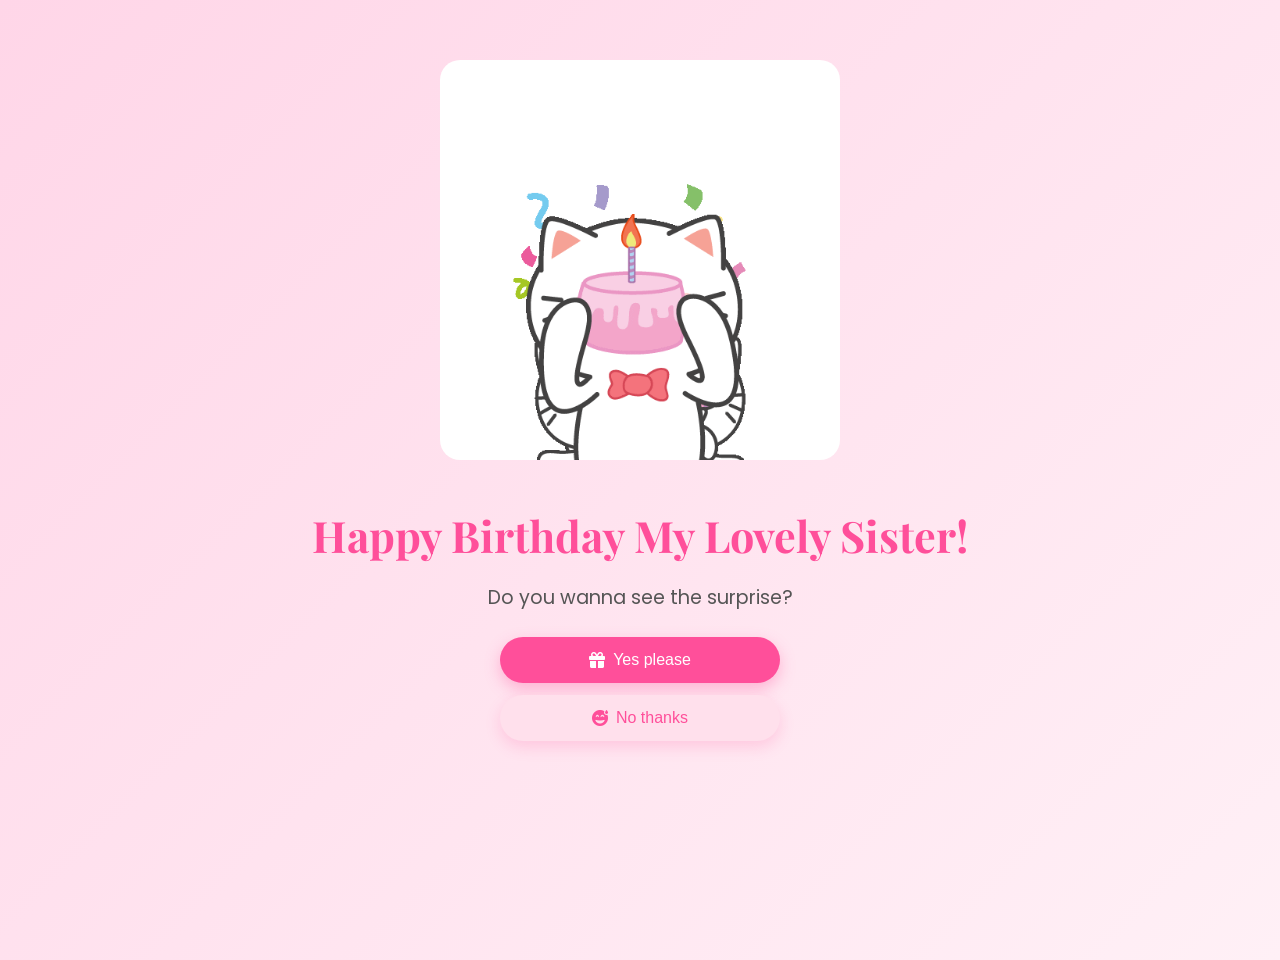
<file: index.html>
<!DOCTYPE html>
<html lang="en">

<head>
    <meta charset="UTF-8">
    <meta name="viewport" content="width=device-width, initial-scale=1.0">
    <title>Hello</title>

    <!-- Google Fonts -->
    <link href="https://fonts.googleapis.com/css2?family=Playfair+Display:wght@600;700&family=Poppins:wght@400;500;600&display=swap" rel="stylesheet">

    <!-- Font Awesome -->
    <link rel="stylesheet" href="https://cdnjs.cloudflare.com/ajax/libs/font-awesome/6.5.0/css/all.min.css">

    <!-- CSS -->
    <link rel="stylesheet" href="style.css">
</head>

<body>

    <img src="./img/happy-birthday-gif-5.gif" alt="Happy Birthday" style="border-radius: 20px; width: 400px;">

    <h1>Happy Birthday My Lovely Sister!</h1>
    <p>Do you wanna see the surprise?</p>

    <button onclick="goToWish()">
        <i class="fa-solid fa-gift"></i> Yes please
    </button>

    <button class="secondary" onclick="goToPage2()">
        <i class="fa-solid fa-face-grin-beam-sweat"></i> No thanks
    </button>

    <!-- JS -->
    <script src="script.js"></script>
</body>

</html>
</file>
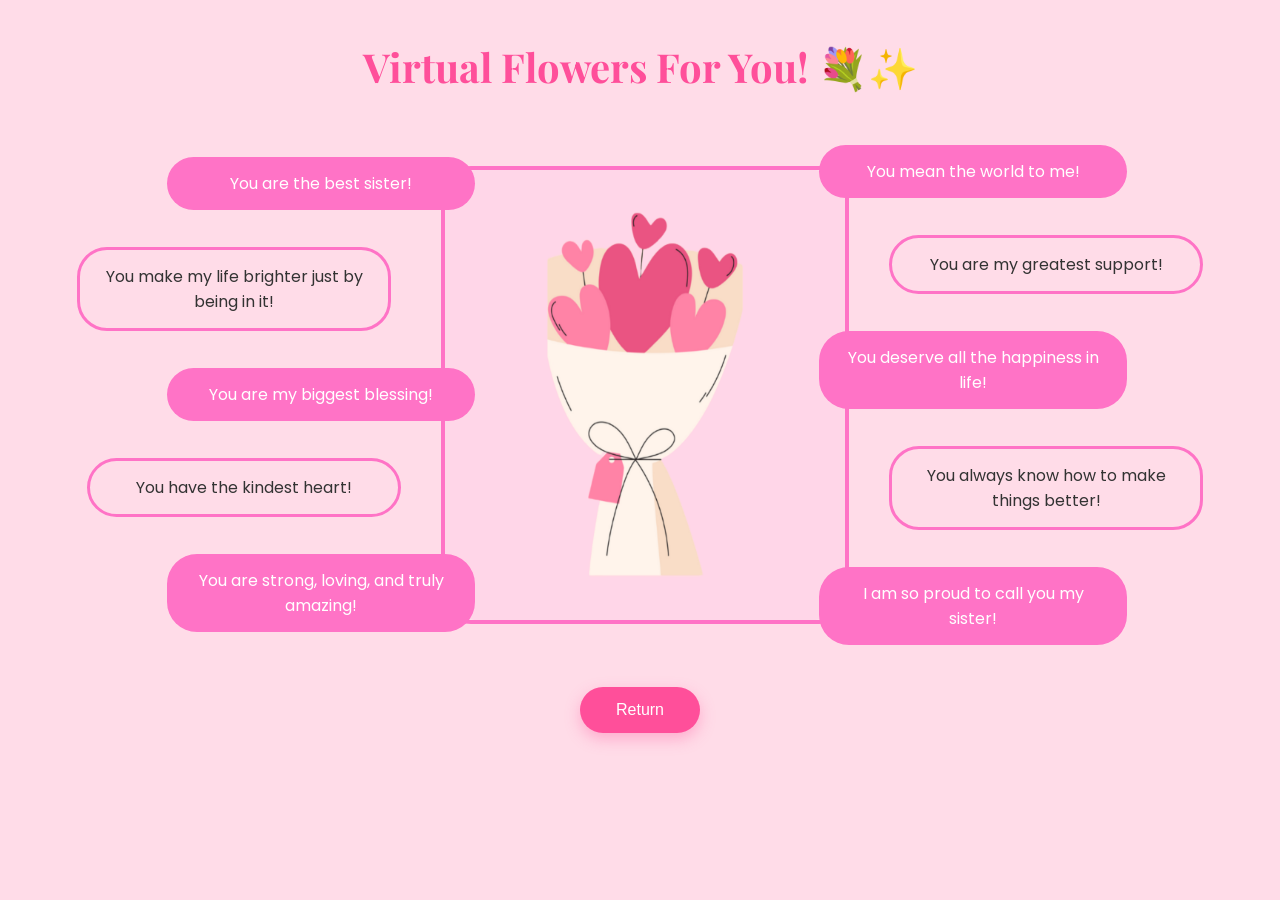
<file: bouquet.html>
<!DOCTYPE html>
<html lang="en">

<head>
    <meta charset="UTF-8">
    <meta name="viewport" content="width=device-width, initial-scale=1.0">
    <title>Virtual Flowers</title>

    <!-- Google Fonts -->
    <link href="https://fonts.googleapis.com/css2?family=Playfair+Display:wght@600;700&family=Poppins:wght@400;500;600&display=swap" rel="stylesheet">

    <!-- Font Awesome -->
    <link rel="stylesheet" href="https://cdnjs.cloudflare.com/ajax/libs/font-awesome/6.5.0/css/all.min.css">

    <style>
        body {
            margin: 0;
            min-height: 100vh;
            background: #ffdce8;
            font-family: "Poppins", sans-serif;
            display: flex;
            flex-direction: column;
            align-items: center;
        }
        /* Title */
        
        h1 {
            margin-top: 40px;
            margin-bottom: 10px;
            font-size: 3rem;
            color: #ff4f9a;
            font-weight: 700;
            justify-content: center;
        }
        /* Main layout */
        
        .main {
            display: flex;
            align-items: center;
            justify-content: center;
            gap: 40px;
            margin-top: 30px;
        }
        /* Side columns */
        
        .side {
            position: relative;
            display: flex;
            flex-direction: column;
        }
        /* Message pills */
        
        .msg {
            padding: 14px 24px;
            border-radius: 30px;
            font-size: 1rem;
            text-align: center;
            width: 260px;
            margin: 12px 0;
        }
        /* Colors */
        
        .filled {
            background: #ff73c6;
            color: white;
        }
        
        .outlined {
            border: 3px solid #ff73c6;
            color: #333;
            background: transparent;
        }
        /* LEFT SIDE – staggered */
        
        .side:first-child .msg:nth-child(1) {
            transform: translateX(90px);
            margin-top: 10px;
        }
        
        .side:first-child .msg:nth-child(2) {
            margin-left: 0;
            margin-top: 25px;
        }
        
        .side:first-child .msg:nth-child(3) {
            transform: translateX(90px);
            margin-top: 25px;
        }
        
        .side:first-child .msg:nth-child(4) {
            margin-left: 10px;
            margin-top: 25px;
        }
        
        .side:first-child .msg:nth-child(5) {
            transform: translateX(90px);
            margin-top: 25px;
        }
        /* RIGHT SIDE – staggered correctly */
        
        .side:last-child .msg:nth-child(1) {
            transform: translateX(-70px);
        }
        
        .side:last-child .msg:nth-child(2) {
            transform: translateX(0);
            margin-top: 25px;
        }
        
        .side:last-child .msg:nth-child(3) {
            transform: translateX(-70px);
            margin-top: 25px;
        }
        
        .side:last-child .msg:nth-child(4) {
            transform: translateX(0px);
            margin-top: 25px;
        }
        
        .side:last-child .msg:nth-child(5) {
            transform: translateX(-70px);
            margin-top: 25px;
        }
        /* Center bouquet */
        
        .center-card {
            background: #ffeef5;
            border: 4px solid #ff73c6;
            border-radius: 30px;
            /* padding: 30px 40px; */
            display: flex;
            align-items: center;
            justify-content: center;
        }
        
        .center-card img {
            width: 400px;
            height: 450px;
            border-radius: 30px;
        }
        /* Return button */
        
        button {
            display: flex;
            align-items: center;
            justify-content: center;
            gap: 8px;
            margin: 12px auto;
            padding: 14px 20px;
            width: 120px;
            max-width: 280px;
            font-size: 1rem;
            font-weight: 500;
            border: none;
            border-radius: 25px;
            background: #ff4f9a;
            color: white;
            cursor: pointer;
            transition: all 0.3s ease;
            box-shadow: 0 6px 15px rgba(255, 79, 154, 0.35);
            margin-top: 30px;
        }
        
        button:hover {
            background: #e63d84;
            transform: translateY(-2px);
        }
        /* Mobile */
        
        @media (max-width: 900px) {
            .main {
                flex-direction: column;
            }
            .side:first-child .msg,
            .side:last-child .msg {
                margin-left: 0;
                margin-right: 0;
            }
        }
    </style>

</head>

<body>

    <h1 style="font-size:2.5rem; color: #ff4f9a; font-family: 'Playfair Display', serif">
        Virtual Flowers For You! 💐✨
    </h1>

    <div class="main">

        <!-- Left messages -->
        <div class="side">
            <div class="msg filled">You are the best sister!</div>
            <div class="msg outlined">You make my life brighter just by being in it!</div>
            <div class="msg filled">You are my biggest blessing!</div>
            <div class="msg outlined">You have the kindest heart!</div>
            <div class="msg filled">You are strong, loving, and truly amazing!</div>
        </div>

        <!-- Center bouquet -->
        <div class="center-card">
            <img src="img/Untitled (3).png" alt="Bouquet">
        </div>

        <!-- Right messages -->
        <div class="side">
            <div class="msg filled">You mean the world to me!</div>
            <div class="msg outlined">You are my greatest support!</div>
            <div class="msg filled">You deserve all the happiness in life!</div>
            <div class="msg outlined">You always know how to make things better!</div>
            <div class="msg filled">I am so proud to call you my sister!</div>
        </div>

    </div>

    <button onclick="goBack()">Return</button>

    <script>
        function goBack() {
            window.location.href = "page3.html";
        }
    </script>

</body>

</html>
</file>
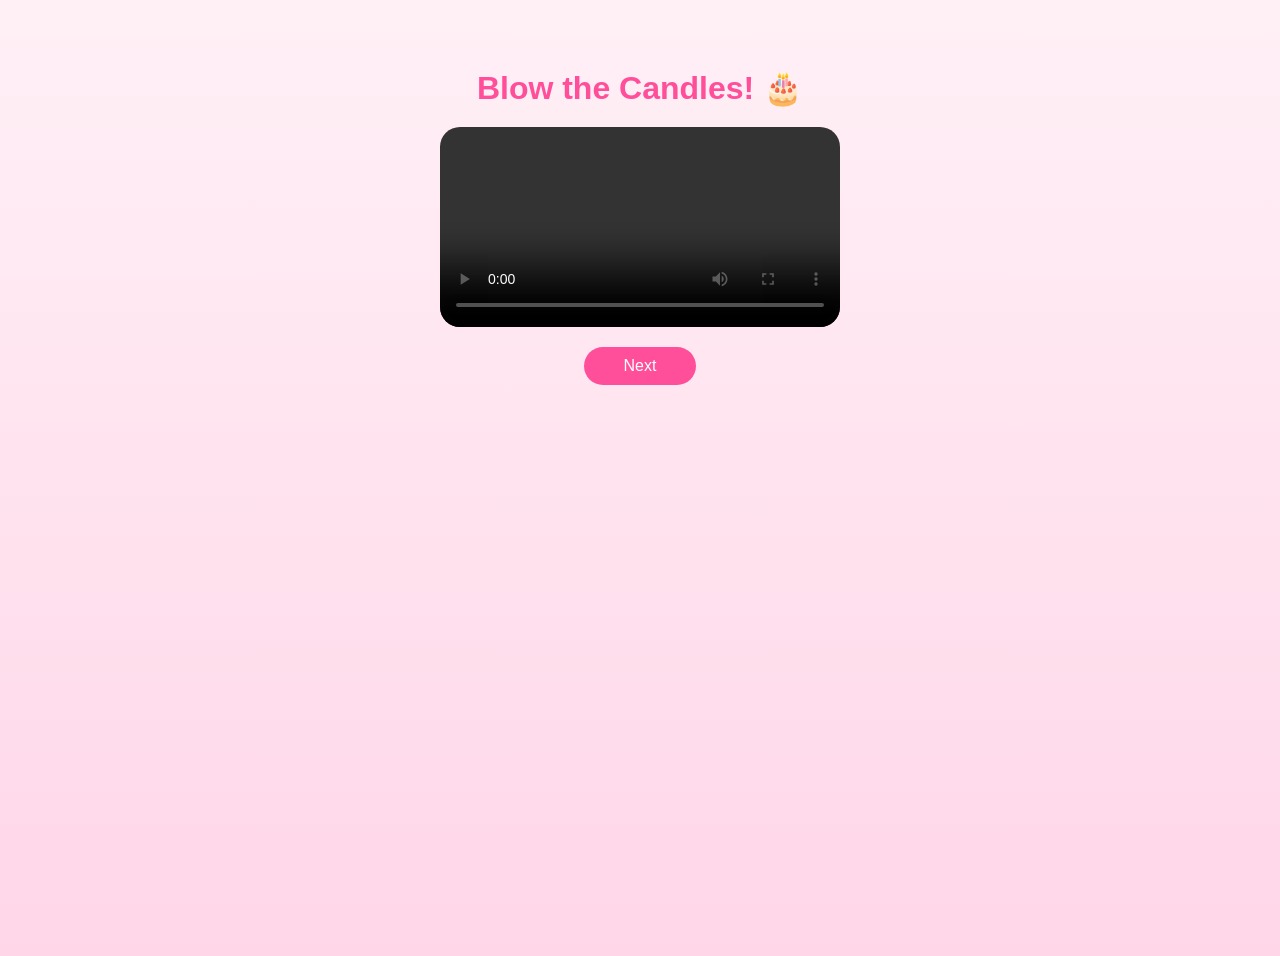
<file: candles.html>
<!DOCTYPE html>
<html lang="en">

<head>
    <meta charset="UTF-8">
    <meta name="viewport" content="width=device-width, initial-scale=1.0">
    <title>Blow the Candles</title>

    <style>
        body {
            background: linear-gradient(to bottom, #fff0f6, #ffd6e8);
            display: flex;
            flex-direction: column;
            align-items: center;
            min-height: 100vh;
            font-family: "Poppins", sans-serif;
            text-align: center;
            padding-top: 40px;
        }
        
        h1 {
            color: #ff4f9a;
            margin-bottom: 20px;
        }
        
        video {
            width: 400px;
            border-radius: 20px;
        }
        
        button {
            margin-top: 20px;
            padding: 10px 40px;
            border: none;
            border-radius: 25px;
            background: #ff4f9a;
            color: white;
            font-size: 1rem;
            cursor: pointer;
        }
        
        button:hover {
            background: #e63d84;
            transform: translateY(-2px);
        }
    </style>
</head>

<body>

    <h1>Blow the Candles! 🎂</h1>

    <video autoplay controls>
        <source src="img/candles1.mp4" type="video/mp4">
    </video>

    <button onclick="nextPage()">Next</button>

    <script>
        function nextPage() {
            window.location.href = "page3.html";
        }
    </script>

</body>

</html>
</file>
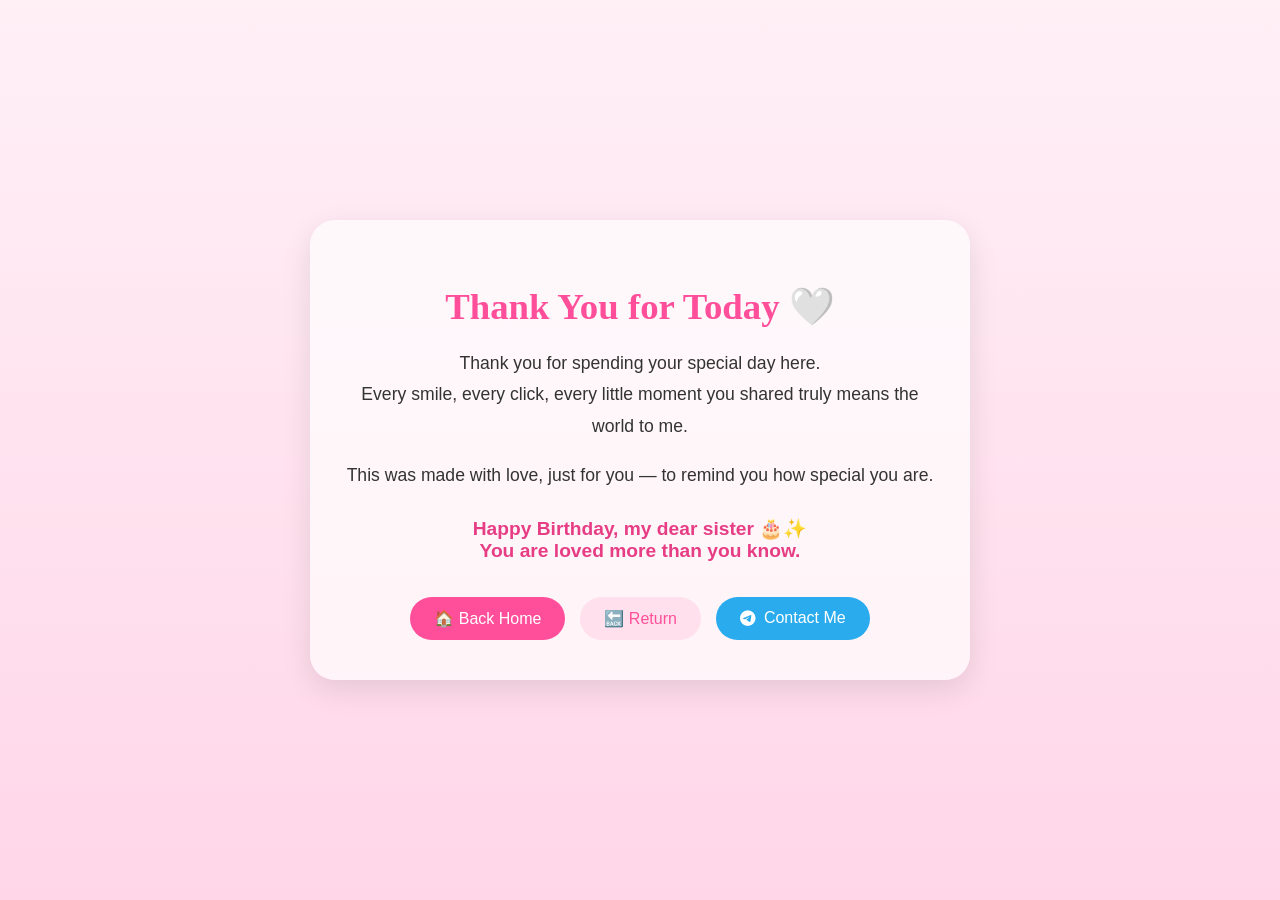
<file: final.html>
<!DOCTYPE html>
<html lang="en">

<head>
    <meta charset="UTF-8">
    <meta name="viewport" content="width=device-width, initial-scale=1.0">
    <title>Thank You for Today</title>

    <!-- Font Awesome -->
    <link rel="stylesheet" href="https://cdnjs.cloudflare.com/ajax/libs/font-awesome/6.5.0/css/all.min.css">

    <style>
        body {
            margin: 0;
            min-height: 100vh;
            background: linear-gradient(to bottom, #fff0f6, #ffd6e8);
            font-family: "Poppins", sans-serif;
            display: flex;
            align-items: center;
            justify-content: center;
            text-align: center;
            color: #333;
        }
        
        .container {
            max-width: 600px;
            padding: 40px 30px;
            background: rgba(255, 255, 255, 0.7);
            border-radius: 25px;
            box-shadow: 0 10px 30px rgba(0, 0, 0, 0.1);
            animation: fadeIn 1.2s ease;
        }
        
        h1 {
            font-size: 2.8rem;
            color: #ff4f9a;
            margin-bottom: 20px;
        }
        
        p {
            font-size: 1.1rem;
            line-height: 1.8;
            margin-bottom: 15px;
        }
        
        .final-line {
            margin-top: 25px;
            font-size: 1.2rem;
            font-weight: 600;
            color: #e63d84;
        }
        
        .buttons {
            margin-top: 35px;
            display: flex;
            flex-wrap: wrap;
            gap: 15px;
            justify-content: center;
        }
        
        button,
        .tg-btn {
            padding: 12px 24px;
            font-size: 1rem;
            border-radius: 25px;
            border: none;
            cursor: pointer;
            transition: 0.3s;
            text-decoration: none;
            display: inline-flex;
            align-items: center;
            gap: 8px;
        }
        
        .home-btn {
            background: #ff4f9a;
            color: white;
        }
        
        .home-btn:hover {
            background: #e63d84;
        }
        
        .return-btn {
            background: #ffe0ec;
            color: #ff4f9a;
        }
        
        .return-btn:hover {
            background: #ffd0e3;
        }
        
        .tg-btn {
            background: #2AABEE;
            color: white;
        }
        
        .tg-btn:hover {
            background: #229ed9;
        }
        
        @keyframes fadeIn {
            from {
                opacity: 0;
                transform: translateY(15px);
            }
            to {
                opacity: 1;
                transform: translateY(0);
            }
        }
    </style>
</head>

<body>

    <div class="container">
        <h1 style="font-size:2.3rem; color: #ff4f9a; font-family: 'Playfair Display', serif">
            Thank You for Today 🤍
        </h1>

        <p>
            Thank you for spending your special day here.<br> Every smile, every click, every little moment you shared truly means the world to me.
        </p>

        <p>
            This was made with love, just for you — to remind you how special you are.
        </p>

        <div class="final-line">
            Happy Birthday, my dear sister 🎂✨<br> You are loved more than you know.
        </div>

        <div class="buttons">
            <button class="home-btn" onclick="goHome()">
                🏠 Back Home
            </button>

            <button class="return-btn" onclick="goBack()">
                🔙 Return
            </button>

            <!-- Telegram button -->
            <a class="tg-btn" href="https://t.me/charmedChan" target="_blank">
                <i class="fa-brands fa-telegram"></i> Contact Me
            </a>
        </div>
    </div>

    <script>
        function goHome() {
            window.location.href = "index.html";
        }

        function goBack() {
            window.location.href = "takePhoto.html";
        }
    </script>

</body>

</html>
</file>
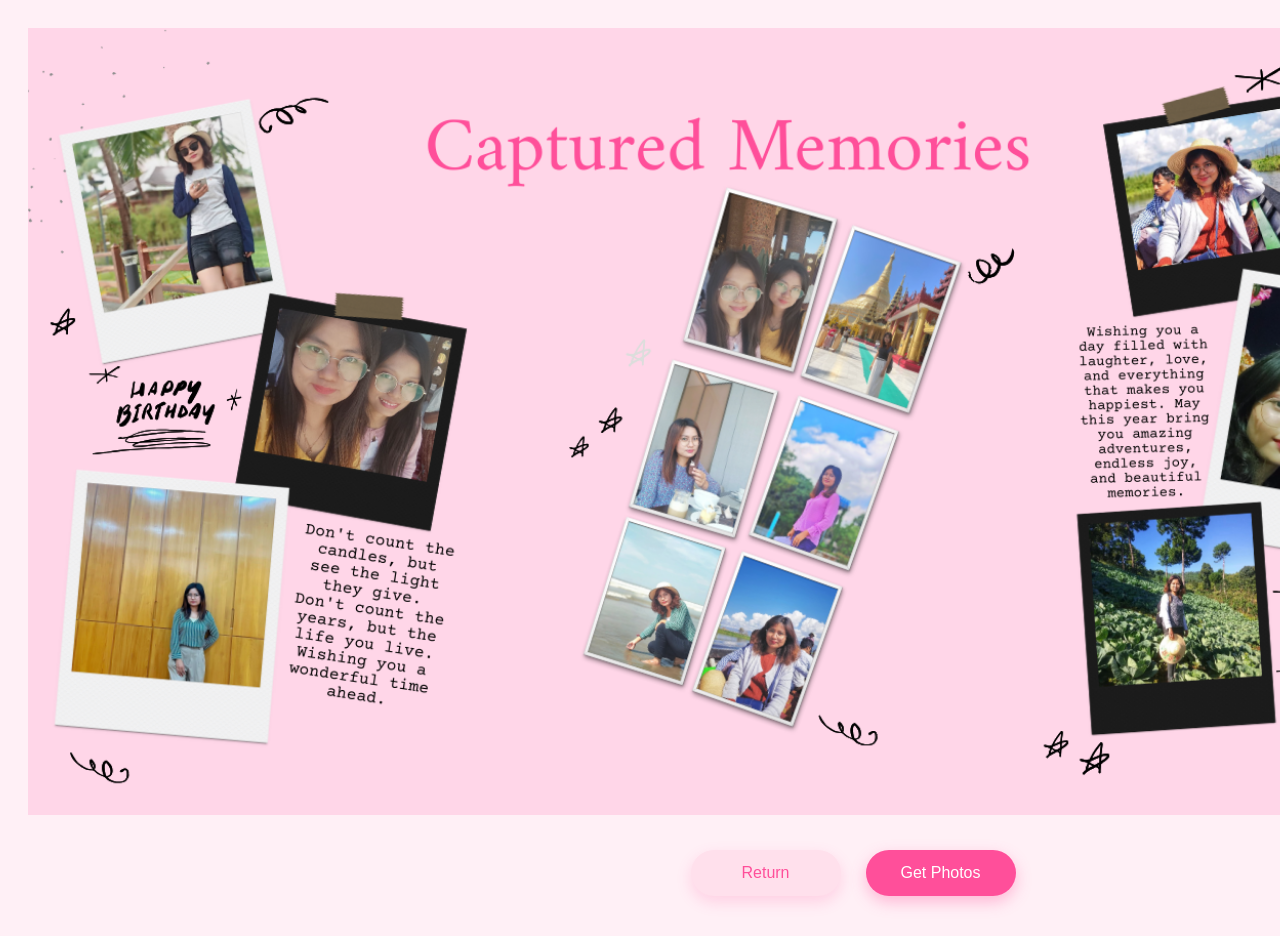
<file: gallery.html>
<!DOCTYPE html>
<html lang="en">

<head>
    <meta charset="UTF-8">
    <meta name="viewport" content="width=device-width, initial-scale=1.0">
    <title>Gallery</title>

    <style>
        body {
            text-align: center;
            background: #fff0f6;
            padding: 20px;
            font-family: "Poppins", sans-serif;
            overflow-x: hidden;
        }
        /* .photos {
            position: relative;
            width: 100%;
            height: 65vh;
            margin-bottom: 30px;
        } */
        /* .photos img {
            position: absolute;
            width: 150px;
            border-radius: 15px;
            box-shadow: 0 8px 20px rgba(0, 0, 0, 0.15);
            transition: transform 0.3s, z-index 0.3s;
            cursor: pointer;
        }
        
        .photos img:hover {
            transform: scale(1.15) rotate(0deg);
            z-index: 10;
        }
        */
        
        img {
            width: 1400px;
            margin-bottom: 1dvh;
        }
        
        h1 {
            font-size: 2.2rem;
            color: #ff4f9a;
            margin-top: 10px;
        }
        /* button {
            margin: 10px;
            padding: 10px 18px;
            border: none;
            border-radius: 10px;
            background: #ff4f9a;
            color: white;
            font-size: 1rem;
            cursor: pointer;
            transition: 0.3s;
        } 
            
        
        button:hover {
            background: #e63d84;
        }*/
        
        .buttons {
            display: flex;
            justify-content: space-between;
            /* buttons on left and right */
            width: 350px;
            /* adjust width as needed */
            margin-top: 10px;
            margin-left: 650px;
        }
        
        button {
            display: flex;
            align-items: center;
            justify-content: center;
            gap: 8px;
            margin: 12px auto;
            padding: 14px 20px;
            width: 75%;
            max-width: 280px;
            font-size: 1rem;
            font-weight: 500;
            border: none;
            border-radius: 25px;
            background: #ff4f9a;
            color: white;
            cursor: pointer;
            transition: all 0.3s ease;
            box-shadow: 0 6px 15px rgba(255, 79, 154, 0.35);
        }
        
        button:hover {
            background: #e63d84;
            transform: translateY(-2px);
        }
        /* Secondary button */
        
        .secondary {
            background: #ffe0ec;
            color: #ff4f9a;
            box-shadow: 0 6px 15px rgba(255, 79, 154, 0.2);
        }
        
        .secondary:hover {
            background: #ffd0e3;
        }
    </style>
</head>

<body>

    <div class="photos">
        <img src="img/memoPhoto.png">
    </div>

    <!-- <h1>Captured Memories</h1> -->

    <div class="buttons">
        <button class="secondary" onclick="goBack()" style="width: 150px;">Return</button>
        <button onclick="downloadPhotos()" style="width: 150px;">Get Photos</button>
    </div>

    <script>
        // GO BACK
        function goBack() {
            window.location.href = "page3.html";
        }

        // DOWNLOAD ALL PHOTOS
        function downloadPhotos() {
            const urls = [
                "img/photo1.jpeg",
                "img/photo2.jpeg",
                "img/photo3.jpeg",
                "img/photo4.jpeg",
                "img/photo5.jpeg",
                "img/photo6.jpeg",
                "img/photo7.jpeg",
                "img/photo8.jpeg",
                "img/photo9.jpeg",
                "img/photo10.jpeg",
                "img/photo11.jpeg",
                "img/photo12.jpeg",

            ];

            urls.forEach(url => {
                const a = document.createElement('a');
                a.href = url;
                a.download = url.split('/').pop();
                document.body.appendChild(a);
                a.click();
                document.body.removeChild(a);
            });
        }

        // // RANDOM PHOTO PLACEMENT
        // const photos = document.querySelectorAll(".photos img");
        // const container = document.querySelector(".photos");

        // photos.forEach(img => {
        //     const maxX = container.clientWidth - 160;
        //     const maxY = container.clientHeight - 160;

        //     const x = Math.random() * maxX;
        //     const y = Math.random() * maxY;
        //     const rotate = Math.random() * 30 - 15;

        //     img.style.left = `${x}px`;
        //     img.style.top = `${y}px`;
        //     img.style.transform = `rotate(${rotate}deg)`;
        // });
    </script>

</body>

</html>
</file>
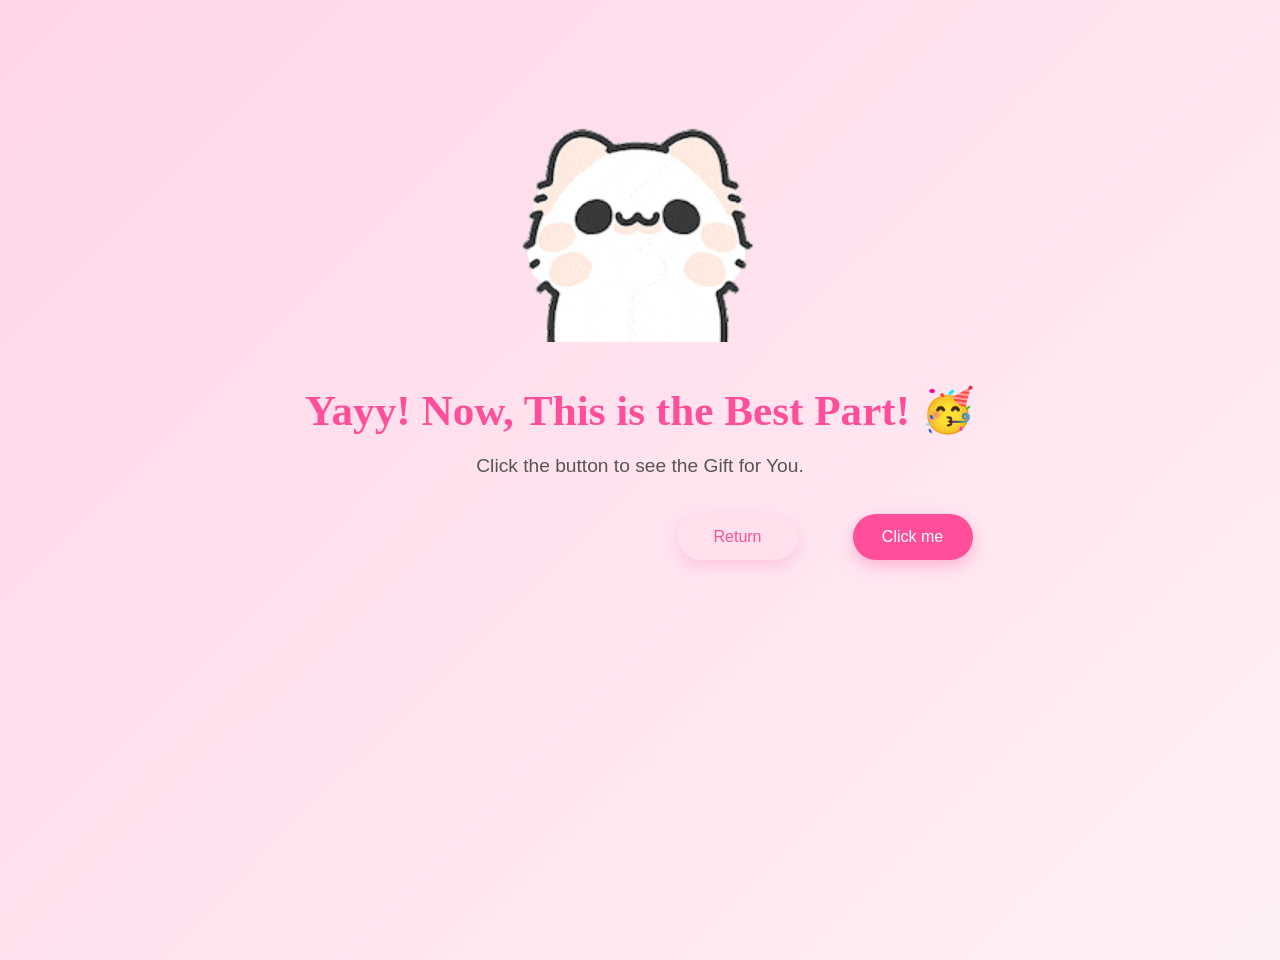
<file: gift_intro.html>
<!DOCTYPE html>
<html lang="en">

<head>
    <meta charset="UTF-8">
    <meta name="viewport" content="width=device-width, initial-scale=1.0">
    <title>Hello</title>
    <link rel="stylesheet" href="style.css">

    <style>
        .buttons {
            display: flex;
            justify-content: space-between;
            /* buttons on left and right */
            width: 350px;
            /* adjust width as needed */
            margin-top: 10px;
            margin-left: 650px;
        }
    </style>

</head>

<body>
    <!-- Image goes inside body -->
    <img src="./img/hello-gif.gif" style="width: 300px;">

    <h1 style="font-size: 2.7rem;">Yayy! Now, This is the Best Part! 🥳</h1>
    <p style="font-size:1.2rem; color:#555;">Click the button to see the Gift for You.</p>

    <div class="buttons">
        <button class="secondary" onclick="goToPage3()" style="width: 120px;">Return</button>
        <button onclick="goToGift()" style="width: 120px;">Click me</button>
    </div>


    <script src="./script.js"></script>
</body>

</html>
</file>
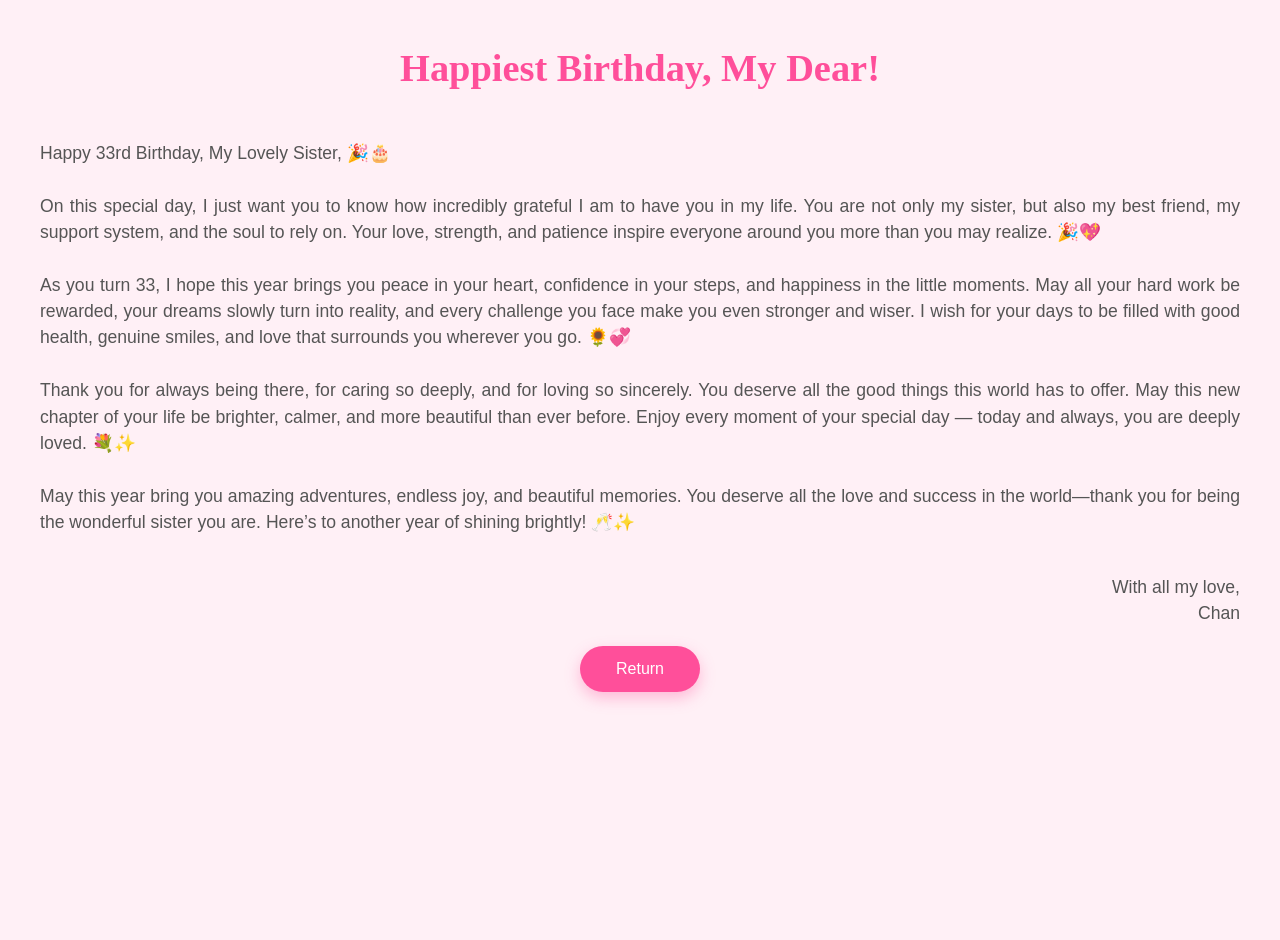
<file: loveletter.html>
<!DOCTYPE html>
<html lang="en">

<head>
    <meta charset="UTF-8">
    <meta name="viewport" content="width=device-width, initial-scale=1.0">
    <title>Love Letter</title>
    <link rel="stylesheet" href="style.css">
    <style>
        body {
            background: #fff0f6;
            text-align: center;
            padding: 20px;
        }
        
        h1 {
            font-size: 2.4rem;
            color: #ff4f9a;
            margin-bottom: 50px;
        }
        
        p {
            font-size: 1.1rem;
            max-width: 1200px;
            margin: 10px auto;
            color: #555;
            line-height: 1.5;
            text-align: left;
            text-align: justify;
        }
        
        button {
            margin-top: 20px;
        }
    </style>
</head>

<body>

    <h1>Happiest Birthday, My Dear!</h1>

    <p>Happy 33rd Birthday, My Lovely Sister, 🎉🎂 <br><br>On this special day, I just want you to know how incredibly grateful I am to have you in my life. You are not only my sister, but also my best friend, my support system, and the soul to rely on.
        Your love, strength, and patience inspire everyone around you more than you may realize. 🎉💖 <br> <br> As you turn 33, I hope this year brings you peace in your heart, confidence in your steps, and happiness in the little moments. May all your
        hard work be rewarded, your dreams slowly turn into reality, and every challenge you face make you even stronger and wiser. I wish for your days to be filled with good health, genuine smiles, and love that surrounds you wherever you go. 🌻💞
        <br> <br> Thank you for always being there, for caring so deeply, and for loving so sincerely. You deserve all the good things this world has to offer. May this new chapter of your life be brighter, calmer, and more beautiful than ever before.
        Enjoy every moment of your special day — today and always, you are deeply loved. 💐✨ <br> <br>May this year bring you amazing adventures, endless joy, and beautiful memories. You deserve all the love and success in the world—thank you for being
        the wonderful sister you are. Here’s to another year of shining brightly! 🥂✨

    </p>

    <br>
    <p style="text-align: right;">With all my love,
        <br> Chan
    </p>

    <!-- <h1>Message For You</h1> -->

    <button onclick="goBack()" style="width: 120px;">Return</button>

    <script>
        function goBack() {
            window.location.href = "page3.html";
        }
    </script>

</body>

</html>
</file>
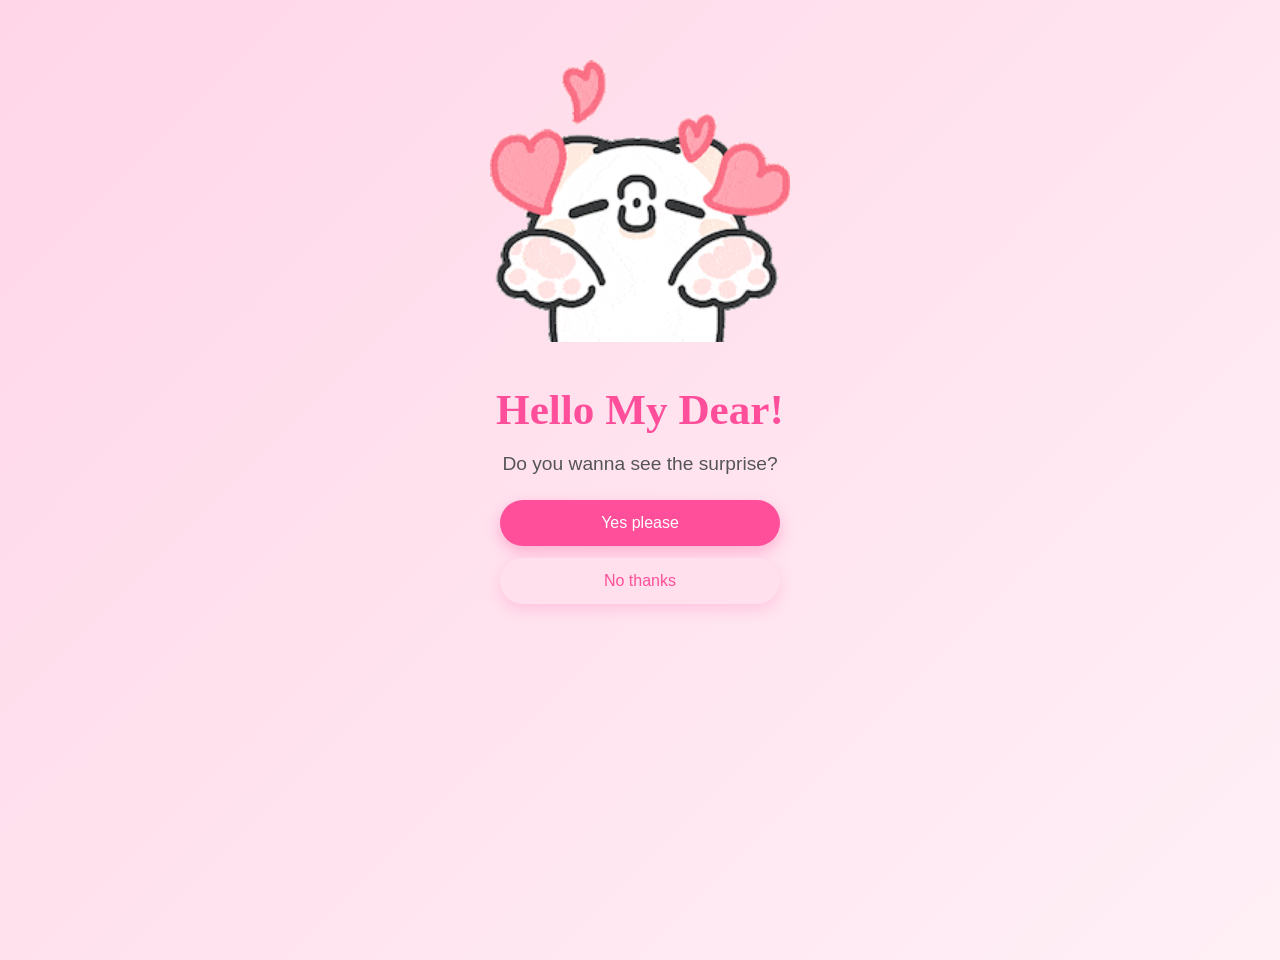
<file: page1.html>
<!DOCTYPE html>

<html lang="en">

<head>
    <meta charset="UTF-8">
    <meta name="viewport" content="width=device-width, initial-scale=1.0">
    <img src="img/hello-gif.gif" style="width: 300px;">
    <title>Hello </title>
    <link rel="stylesheet" href="style.css">
</head>

<body>

    <h1 style="font-size: 2.7rem;">Hello My Dear!</h1>
    <p style="font-size:1.2rem; color:#555;">Do you wanna see the surprise?</p>

    <button onclick="goToWish()">Yes please</button>
    <button class="secondary" onclick="goToPage2()">No thanks</button>

    <script src="script.js"></script>
</body>

</html>
</file>
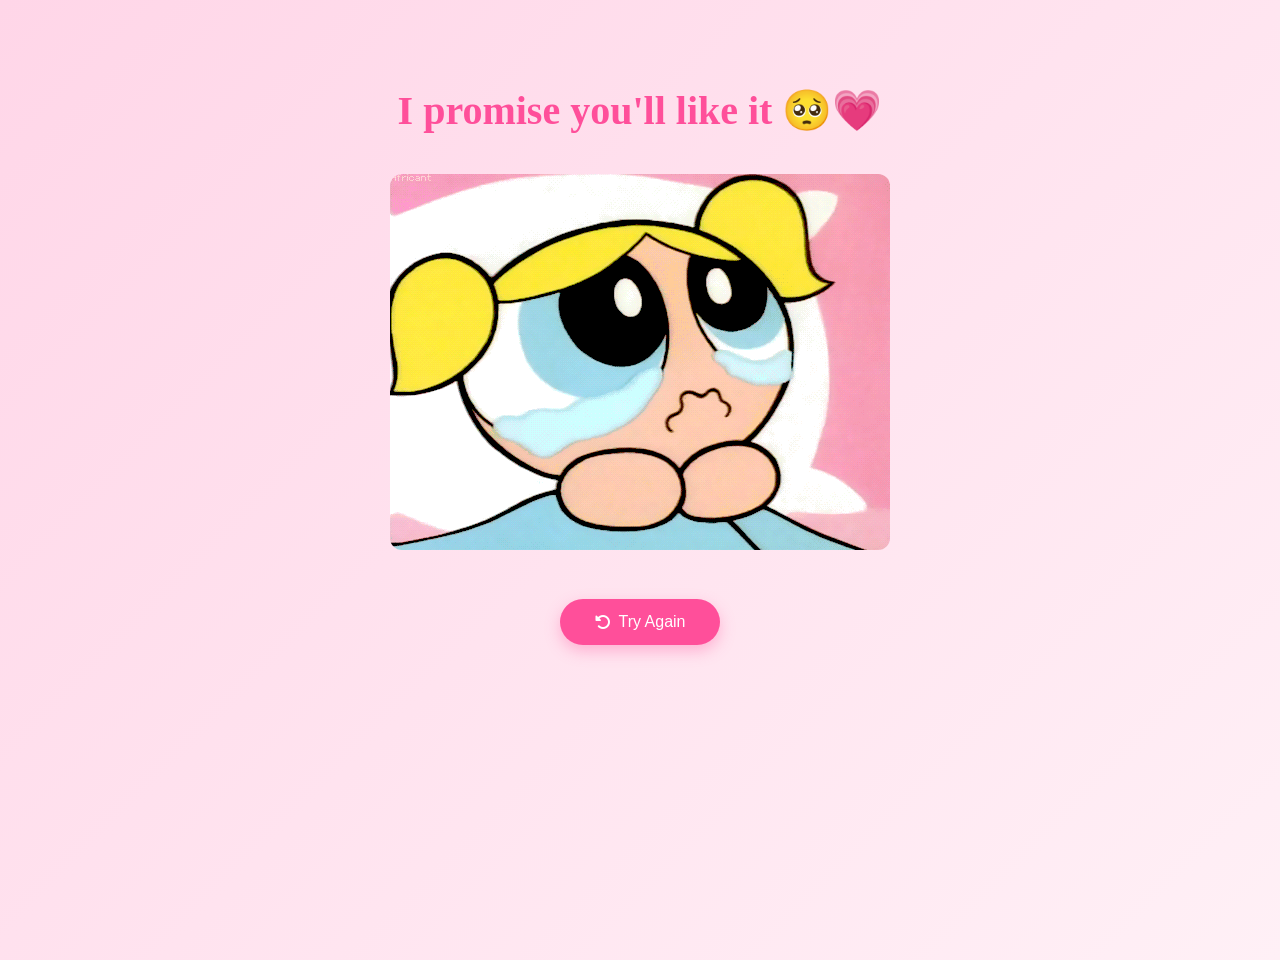
<file: page2.html>
<!DOCTYPE html>
<html lang="en">

<head>
    <meta charset="UTF-8">
    <meta name="viewport" content="width=device-width, initial-scale=1.0">
    <title>Wait...</title>


    <!-- Google Font -->
    <link href="https://fonts.googleapis.com/css2?family=Poppins:wght@400;600&family=Pacifico&display=swap" rel="stylesheet">

    <!-- Icons -->
    <link rel="stylesheet" href="https://cdnjs.cloudflare.com/ajax/libs/font-awesome/6.5.0/css/all.min.css">

    <link rel="stylesheet" href="style.css">
</head>

<body>

    <h1 style="font-size:2.5rem; font-family: 'Playfair Display', serif">

        I promise you'll like it 🥺💗
    </h1>
    <img src="img/sad-girl.gif" alt="I promise you'll like it" class="sad-girl" style="width: 500px; border-radius: 12px; margin: 30px;">

    <button onclick="goToPage1()" style="width: 160px;">
        <i class="fa-solid fa-rotate-left"></i> Try Again
    </button>

    <script src="script.js"></script>
</body>

</html>
</file>
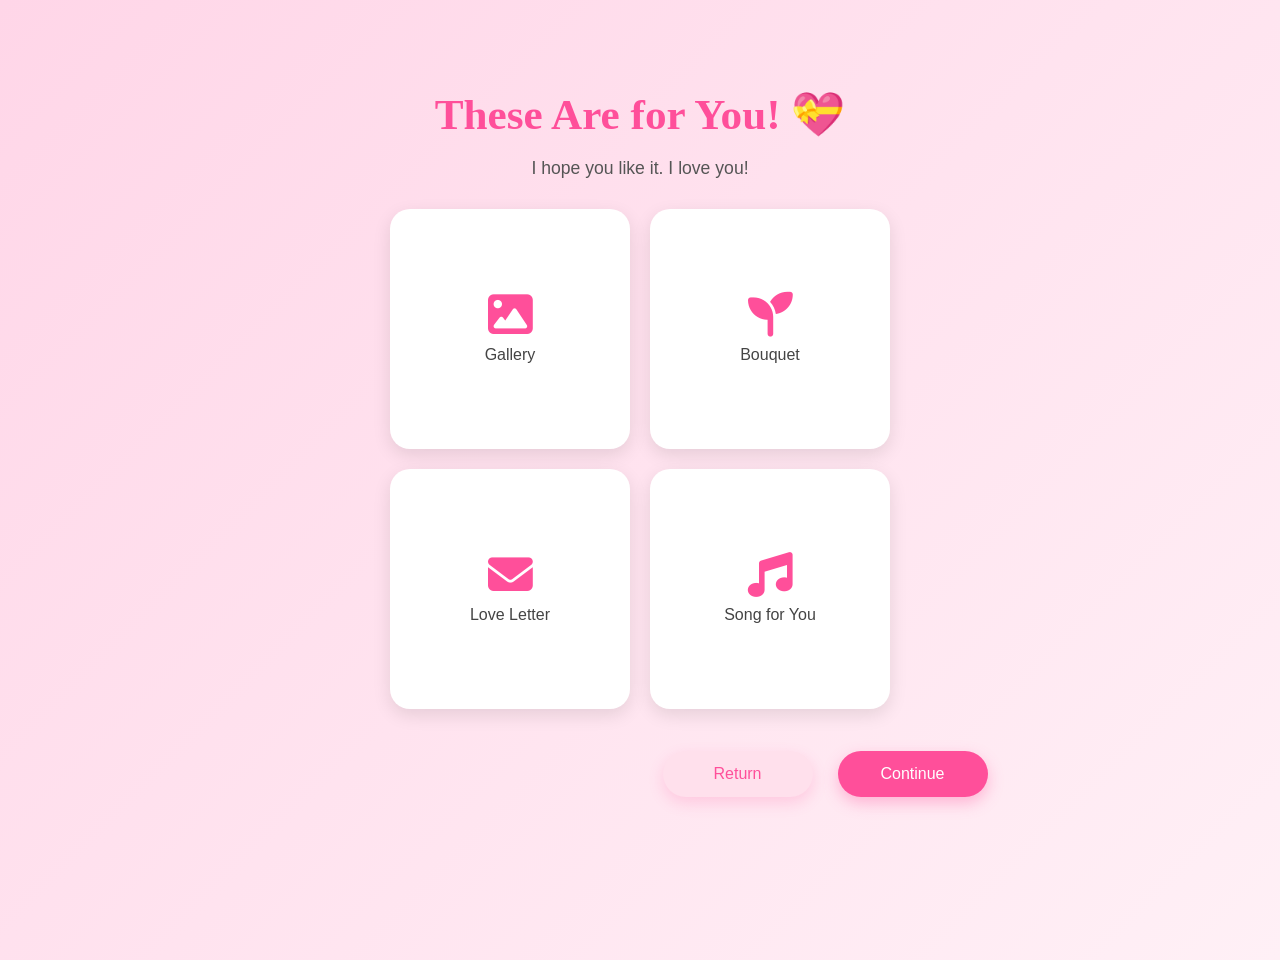
<file: page3.html>
<!DOCTYPE html>
<html lang="en">

<head>
    <meta charset="UTF-8">
    <meta name="viewport" content="width=device-width, initial-scale=1.0">
    <title>Surprise</title>
    <link rel="stylesheet" href="style.css">
    <link rel="stylesheet" href="https://cdnjs.cloudflare.com/ajax/libs/font-awesome/6.5.0/css/all.min.css">

    <style>
        .buttons {
            display: flex;
            justify-content: space-between;
            /* buttons on left and right */
            width: 350px;
            /* adjust width as needed */
            margin-top: 10px;
            margin-left: 650px;
        }
    </style>
</head>

<body>

    <!-- <h1 style="font-size:2.4rem;">These are for you!</h1> -->
    <h1>These Are for You! 💝</h1>
    <p style="font-size:1.1rem; color:#555;">I hope you like it. I love you!</p>

    <div class="grid">

        <!-- 1. Gallery Cover -->
        <div class="card icon-card" onclick="goToGallery()">
            <i class="fa-solid fa-image"></i>
            <p>Gallery</p>
        </div>

        <!-- 2. Bouquet -->
        <div class="card icon-card" onclick="goToBouquet()">
            <i class="fa-solid fa-seedling"></i>
            <p>Bouquet</p>
        </div>

        <!-- 3. Love Letter -->
        <div class="card icon-card" onclick="goToLetter()">
            <i class="fa-solid fa-envelope"></i>
            <p>Love Letter</p>
        </div>

        <!-- 4. Heart Keys -->
        <div class="card icon-card" onclick="goToSong()">
            <i class="fa-solid fa-music"></i>
            <p>Song for You</p>
        </div>

    </div>

    <div class="buttons">
        <button class="secondary" onclick="goToCandles()" style="width: 150px;">Return</button>
        <button onclick="goToGiftIntro()" style="width: 150px;">Continue</button>
    </div>

    <script src="script.js"></script>
</body>

</html>
</file>
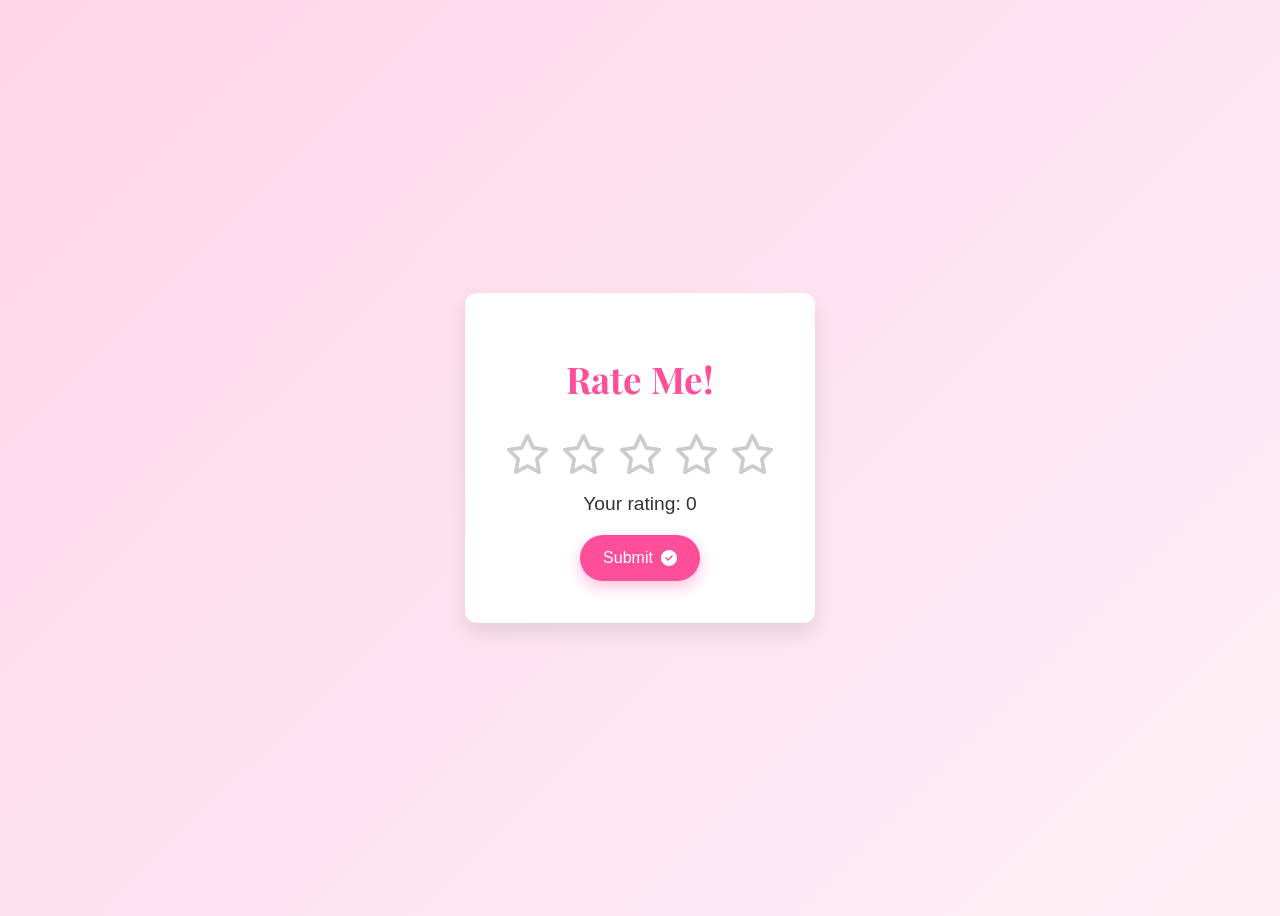
<file: rating.html>
<!DOCTYPE html>
<html lang="en">

<head>
    <meta charset="UTF-8">
    <meta name="viewport" content="width=device-width, initial-scale=1.0">
    <title>Rate Me</title>

    <!-- Google Fonts -->
    <link href="https://fonts.googleapis.com/css2?family=Playfair+Display:wght@600;700&family=Poppins:wght@400;500;600&display=swap" rel="stylesheet">

    <!-- Font Awesome -->
    <link rel="stylesheet" href="https://cdnjs.cloudflare.com/ajax/libs/font-awesome/6.5.0/css/all.min.css">

    <!-- Font Awesome CDN -->
    <link rel="stylesheet" href="https://cdnjs.cloudflare.com/ajax/libs/font-awesome/6.4.0/css/all.min.css">
    <style>
        body {
            font-family: Arial, sans-serif;
            background: linear-gradient(135deg, #ffd6e8, #fff0f6);
            display: flex;
            justify-content: center;
            align-items: center;
            height: 100vh;
        }
        
        .rating-container {
            background: #fff;
            padding: 30px 40px;
            border-radius: 12px;
            box-shadow: 0 10px 20px rgba(0, 0, 0, 0.1);
            text-align: center;
        }
        
        .stars {
            font-size: 2.5rem;
            color: #ccc;
            cursor: pointer;
        }
        
        .star.hovered,
        .star.selected {
            color: gold;
        }
        
        #rating-value {
            margin-top: 15px;
            font-size: 1.2rem;
            color: #333;
        }
        /* button {
            display: block;
            margin: 10px auto;
            padding: 12px 18px;
            width: 70%;
            max-width: 250px;
            font-size: 1rem;
            border: none;
            border-radius: 12px;
            background: #ff4f9a;
            color: white;
            cursor: pointer;
            transition: 0.3s;
        }
        
        button:hover {
            background: #e63d84;
        } */
        
        button {
            display: flex;
            align-items: center;
            justify-content: center;
            gap: 8px;
            margin: 12px auto;
            padding: 14px 20px;
            width: 75%;
            max-width: 280px;
            font-size: 1rem;
            font-weight: 500;
            border: none;
            border-radius: 25px;
            background: #ff4f9a;
            color: white;
            cursor: pointer;
            transition: all 0.3s ease;
            box-shadow: 0 6px 15px rgba(255, 79, 154, 0.35);
        }
        
        button:hover {
            background: #e63d84;
            transform: translateY(-2px);
        }
    </style>
</head>

<body>
    <div class="rating-container">
        <h2 style="font-size:2.3rem; color: #ff4f9a; font-family: 'Playfair Display', serif">
            Rate Me!
        </h2>
        <div class="stars">
            <i class="fa-regular fa-star star" data-value="1"></i>
            <i class="fa-regular fa-star star" data-value="2"></i>
            <i class="fa-regular fa-star star" data-value="3"></i>
            <i class="fa-regular fa-star star" data-value="4"></i>
            <i class="fa-regular fa-star star" data-value="5"></i>
        </div>
        <p id="rating-value">Your rating: 0</p>

        <button onclick="goToFinal()" style="width: 120px;">
            Submit<i class="fa-solid fa-circle-check"></i>
        </button>

    </div>

    <script>
        const stars = document.querySelectorAll('.star');
        const ratingValue = document.getElementById('rating-value');
        let currentRating = 0;

        stars.forEach(star => {
            star.addEventListener('mouseover', () => {
                resetStars();
                highlightStars(star.dataset.value);
            });

            star.addEventListener('mouseout', () => {
                resetStars();
                if (currentRating > 0) {
                    highlightStars(currentRating);
                }
            });

            star.addEventListener('click', () => {
                currentRating = star.dataset.value;
                ratingValue.textContent = `Your rating: ${currentRating}`;
                updateSelectedStars(currentRating);
            });
        });

        function highlightStars(count) {
            for (let i = 0; i < count; i++) {
                stars[i].classList.add('hovered');
            }
        }

        function resetStars() {
            stars.forEach(star => {
                star.classList.remove('hovered');
            });
        }

        function updateSelectedStars(count) {
            stars.forEach((star, index) => {
                if (index < count) {
                    star.classList.add('selected');
                    star.classList.replace('fa-regular', 'fa-solid');
                } else {
                    star.classList.remove('selected');
                    star.classList.replace('fa-solid', 'fa-regular');
                }
            });
        }

        function goToFinal() {
            window.location.href = "final.html";
        }
    </script>
</body>

</html>
</file>
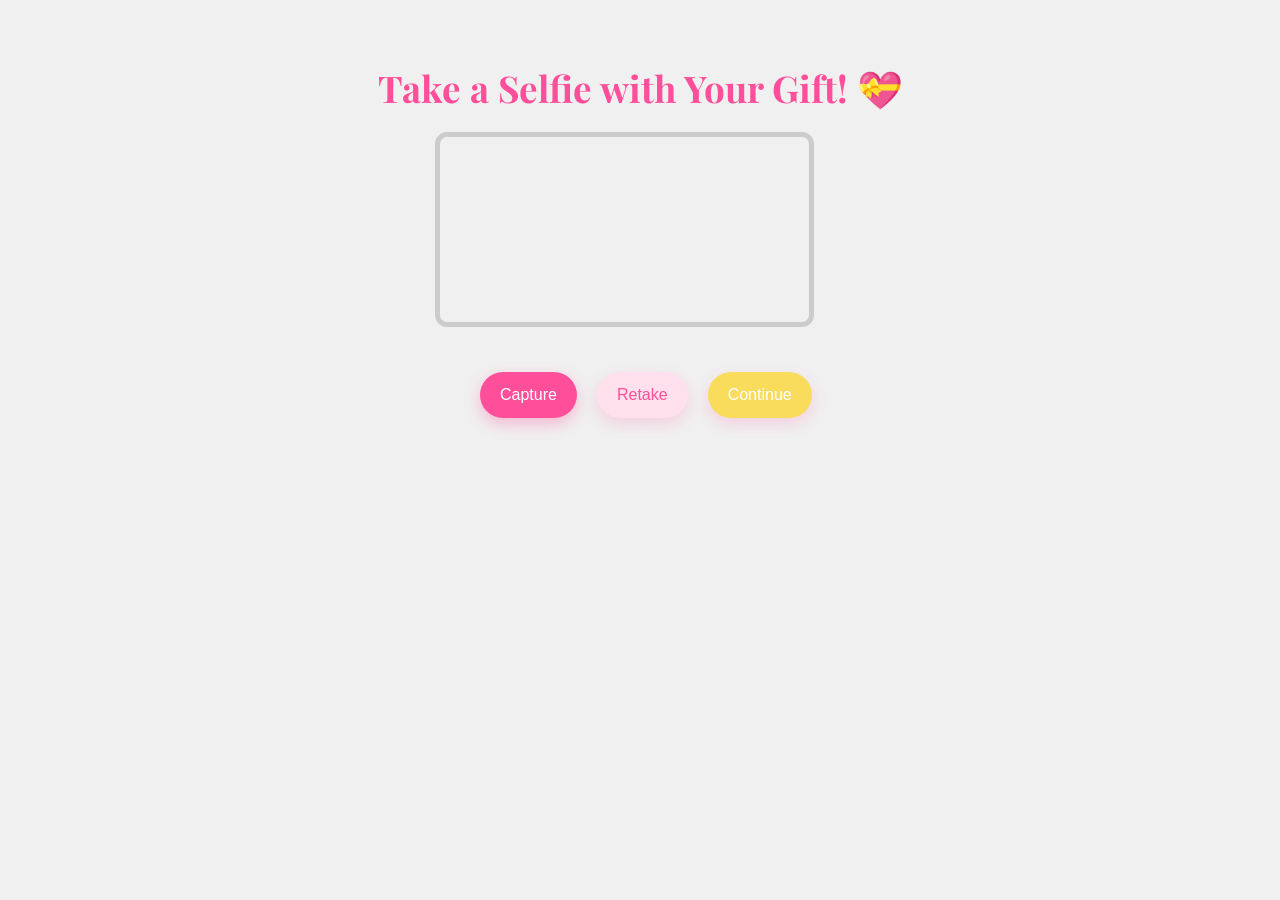
<file: takePhoto.html>
<!DOCTYPE html>
<html lang="en">

<head>
    <meta charset="UTF-8">
    <meta name="viewport" content="width=device-width, initial-scale=1.0">
    <title>Selfie with Gift</title>

    <!-- Google Fonts -->
    <link href="https://fonts.googleapis.com/css2?family=Playfair+Display:wght@600;700&family=Poppins:wght@400;500;600&display=swap" rel="stylesheet">

    <!-- Font Awesome -->
    <link rel="stylesheet" href="https://cdnjs.cloudflare.com/ajax/libs/font-awesome/6.5.0/css/all.min.css">

    <style>
        body {
            font-family: Arial, sans-serif;
            background: #f0f0f0;
            display: flex;
            flex-direction: column;
            align-items: center;
            padding: 30px;
        }
        
        h1 {
            color: #ff4f9a;
            margin-bottom: 20px;
        }
        
        video,
        canvas {
            border: 5px solid #ccc;
            border-radius: 12px;
            max-width: 90%;
            margin-bottom: 20px;
        }
        
        .countdown {
            position: absolute;
            font-size: 5rem;
            /* color: #ff4f9a; */
            color: #ff4f9a;
            top: 40%;
            left: 50%;
            transform: translate(-50%, -50%);
            display: none;
        }
        /* .countdown {
            position: absolute;
            font-size: 6rem;
            font-weight: bold;
            color: #ff4f9a;         
            text-shadow: 0 0 20px rgba(255, 79, 154, 0.8);
            top: 40%;
            left: 50%;
            transform: translate(-50%, -50%);
            display: none;
            z-index: 10;
        } */
        
        .buttons {
            display: flex;
            justify-content: space-between;
            /* buttons on left and right */
            width: 150px;
            /* adjust width as needed */
            margin-top: 10px;
            margin-left: -170px;
        }
        
        button {
            display: flex;
            align-items: center;
            justify-content: center;
            gap: 8px;
            margin: 12px auto;
            padding: 14px 20px;
            width: 120px;
            max-width: 280px;
            font-size: 1rem;
            font-weight: 500;
            border: none;
            border-radius: 25px;
            background: #ff4f9a;
            color: white;
            cursor: pointer;
            transition: all 0.3s ease;
            box-shadow: 0 6px 15px rgba(255, 79, 154, 0.35);
            margin-right: 20px;
        }
        
        button:hover {
            background: #e63d84;
            transform: translateY(-2px);
        }
        
        button.secondary {
            background: #ffe0ec;
            color: #ff4f9a;
            box-shadow: 0 6px 15px rgba(255, 79, 154, 0.2);
        }
        
        button.secondary:hover {
            background: #ffd0e3;
            transform: translateY(-2px);
        }
        
        button.continue {
            background-color: #f9dc5c;
            color: white;
            box-shadow: 0 6px 15px rgba(255, 79, 154, 0.2);
        }
        
        button.continue:hover {
            background-color: #edcc38;
            transform: translateY(-2px);
        }
    </style>
</head>

<body>
    <h1 style="font-size:2.3rem; font-family: 'Playfair Display', serif">
        Take a Selfie with Your Gift! 💝
    </h1>

    <div style="position: relative; display: inline-block;">
        <video id="video" autoplay playsinline width="400" style="transform: scaleX(-1);"></video>
        <canvas id="canvas" style="display: none;"></canvas>
        <div id="countdown" class="countdown"></div>
    </div>

    <div class="buttons">
        <button class="download" id="downloadBtn" style="display: none;">Download</button>
        <button class="secondary" id="retake">Retake</button>
        <button class="continue" id="continue" onclick="goToRating()">Continue</button>
    </div>

    <script>
        const video = document.getElementById('video');
        const canvas = document.getElementById('canvas');
        const ctx = canvas.getContext('2d');
        const countdownEl = document.getElementById('countdown');
        const downloadBtn = document.getElementById('downloadBtn');
        const retakeBtn = document.getElementById('retake');
        const takeBtn = document.createElement('button');
        takeBtn.textContent = 'Capture';
        takeBtn.style.flex = '1';
        takeBtn.style.backgroundColor = '#ff4f9a';
        document.querySelector('.buttons').insertBefore(takeBtn, downloadBtn);

        // setup camera
        navigator.mediaDevices.getUserMedia({
                video: {
                    facingMode: "user"
                }
            })
            .then(stream => {
                video.srcObject = stream;
                video.play();
            })
            .catch(err => alert('Camera access failed: ' + err));

        // countdown function
        function startCountdown(callback) {
            let count = 3;
            countdownEl.style.display = 'block';
            countdownEl.textContent = count;
            const interval = setInterval(() => {
                count--;
                if (count > 0) countdownEl.textContent = count;
                else {
                    clearInterval(interval);
                    countdownEl.style.display = 'none';
                    callback();
                }
            }, 1000);
        }

        // take photo
        function takePhoto() {
            canvas.width = video.videoWidth;
            canvas.height = video.videoHeight;
            ctx.save();
            ctx.scale(-1, 1);
            ctx.drawImage(video, -canvas.width, 0, canvas.width, canvas.height);
            ctx.restore();

            canvas.style.display = 'block';
            video.style.display = 'none';

            // hide take button, show download button
            takeBtn.style.display = 'none';
            downloadBtn.style.display = 'inline-block';
        }

        // retake
        retakeBtn.addEventListener('click', () => {
            canvas.style.display = 'none';
            video.style.display = 'block';
            takeBtn.style.display = 'inline-block';
            downloadBtn.style.display = 'none';
        });

        // download photo
        downloadBtn.addEventListener('click', () => {
            canvas.toBlob(blob => {
                const a = document.createElement('a');
                a.href = URL.createObjectURL(blob);
                a.download = 'selfie.png';
                a.click();
            }, 'image/png');
        });

        // take photo button
        takeBtn.addEventListener('click', () => startCountdown(takePhoto));

        function goToRating() {
            window.location.href = "rating.html";
        }
    </script>
</body>

</html>
</file>
<file: style.css>
body {
    margin: 0;
    padding: 0;
    font-family: "Poppins", sans-serif;
    background: linear-gradient(135deg, #ffd6e8, #fff0f6);
    min-height: 100vh;
    text-align: center;
    padding-top: 60px;
}


/* Title */

h1 {
    font-family: "Playfair Display", serif;
    font-size: 2.7rem;
    color: #ff4f9a;
    margin-bottom: 10px;
}


/* Text */

p {
    font-size: 1.2rem;
    color: #555;
    margin-bottom: 25px;
}


/* Image */

img {
    width: 300px;
    margin-bottom: 10px;
}


/* Buttons */

button {
    display: flex;
    align-items: center;
    justify-content: center;
    gap: 8px;
    margin: 12px auto;
    padding: 14px 20px;
    width: 75%;
    max-width: 280px;
    font-size: 1rem;
    font-weight: 500;
    border: none;
    border-radius: 25px;
    background: #ff4f9a;
    color: white;
    cursor: pointer;
    transition: all 0.3s ease;
    box-shadow: 0 6px 15px rgba(255, 79, 154, 0.35);
}

button:hover {
    background: #e63d84;
    transform: translateY(-2px);
}


/* Secondary button */

.secondary {
    background: #ffe0ec;
    color: #ff4f9a;
    box-shadow: 0 6px 15px rgba(255, 79, 154, 0.2);
}

.secondary:hover {
    background: #ffd0e3;
}


/* SQUARE CARDS FOR PAGE 3 */

.grid {
    display: grid;
    grid-template-columns: repeat(2, 1fr);
    gap: 20px;
    max-width: 500px;
    margin: 30px auto;
}

.card {
    background: white;
    border-radius: 20px;
    box-shadow: 0 6px 18px rgba(0, 0, 0, 0.1);
    /* Make them perfect squares */
    aspect-ratio: 1 / 1;
    /* Center icon + text */
    display: flex;
    flex-direction: column;
    justify-content: center;
    align-items: center;
    padding: 10px;
}


/* Icon styling */

.icon-card i {
    font-size: 2.8rem;
    color: #ff4f9a;
    margin-bottom: 8px;
}

.icon-card p {
    font-size: 1rem;
    color: #444;
    margin: 0;
}
</file>
